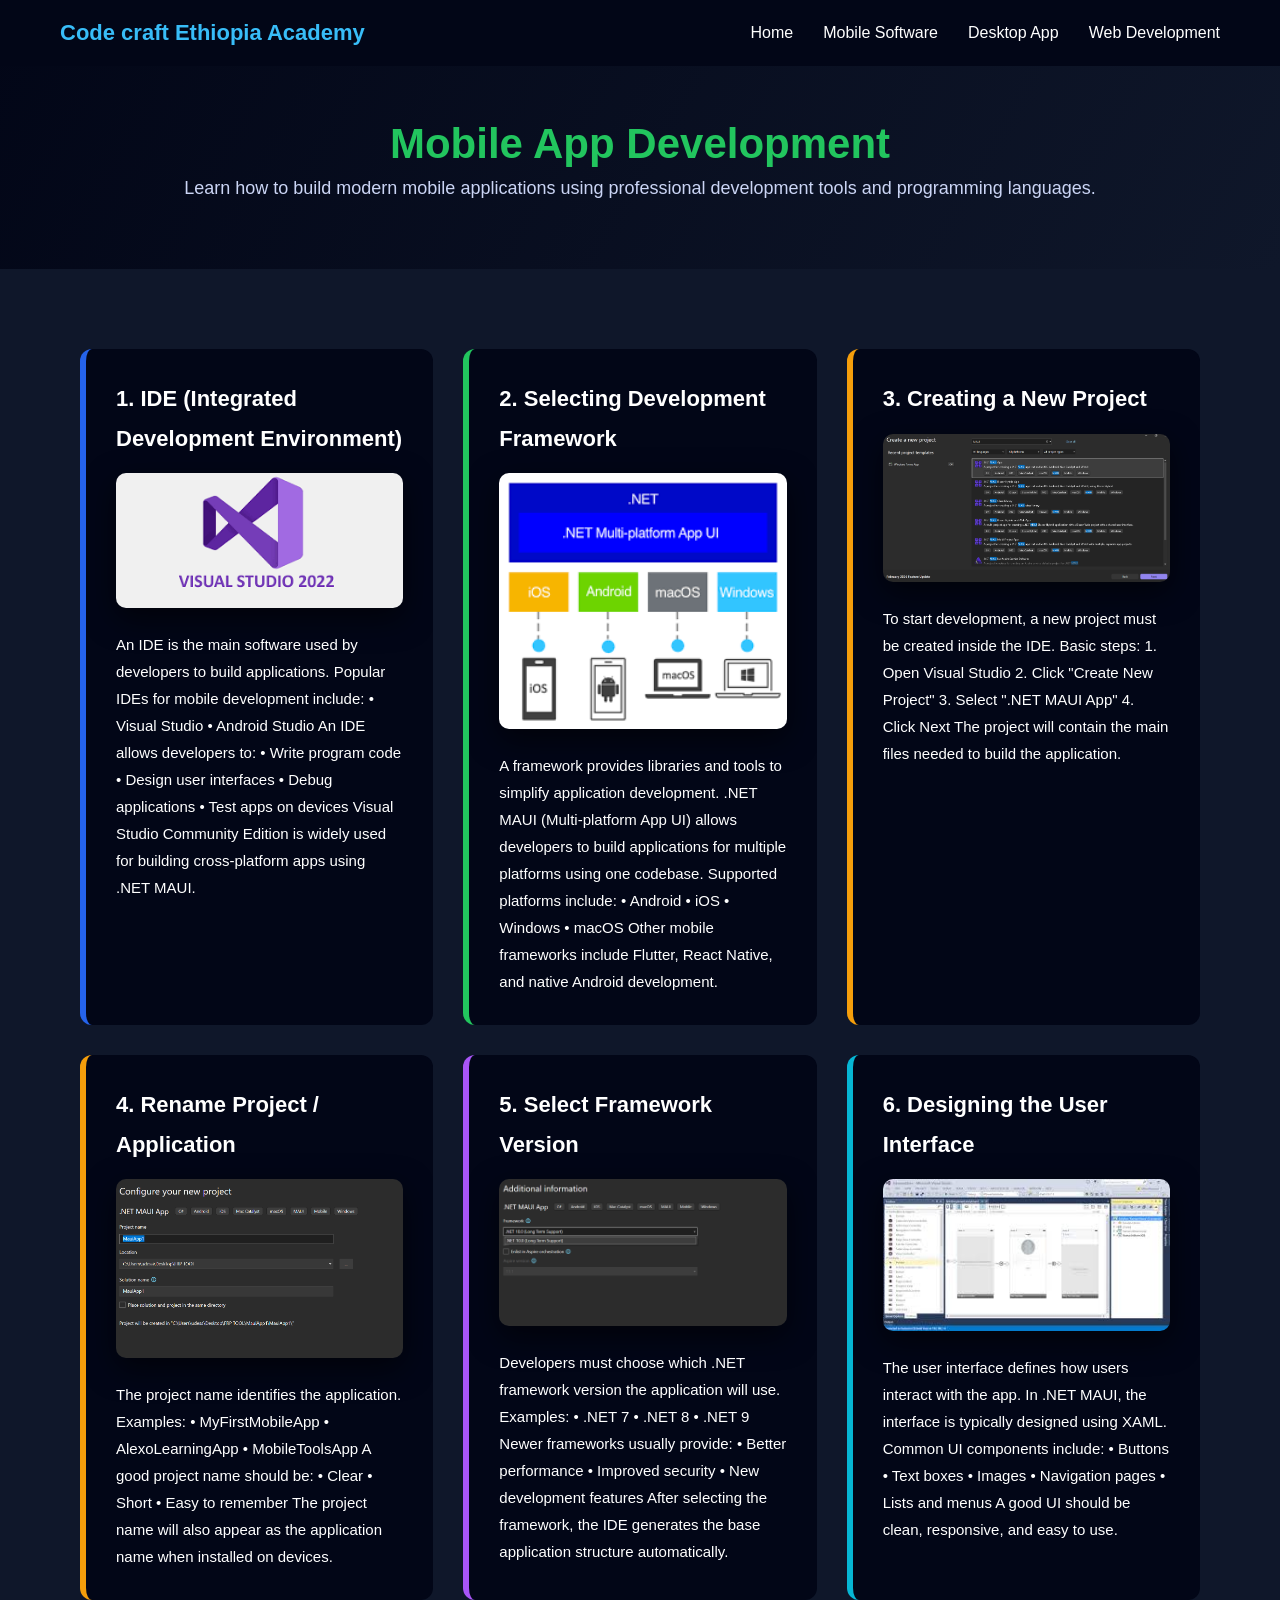
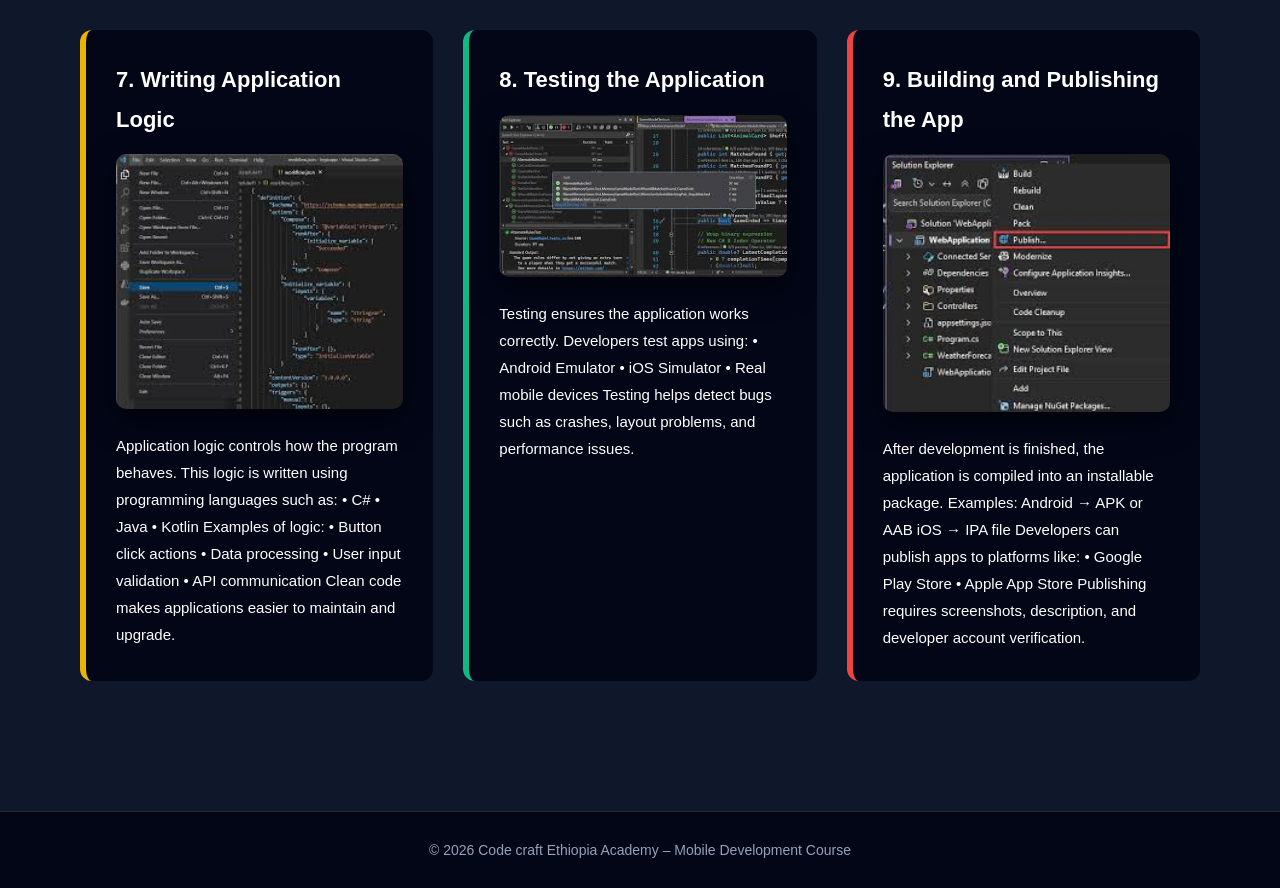
<file: mobile-app.html>
<!DOCTYPE html>
<html lang="en">

<head>

<meta charset="UTF-8">
<meta name="viewport" content="width=device-width, initial-scale=1.0">

<title>Mobile App Development Course</title>

<link rel="stylesheet" href="style.css">
<link rel="stylesheet" href="mobile-app.css">

</head>

<body>

<!-- Navigation -->

<nav class="navbar">

<div class="logo">Code craft Ethiopia Academy</div>

<ul class="nav-links">
<li><a href="index.html">Home</a></li>
<li><a href="mobile-software.html">Mobile Software</a></li>
<li><a href="windows-app.html">Desktop App</a></li>
<li><a href="web-development.html">Web Development</a></li>
</ul>

</nav>


<!-- Hero Section -->

<section class="mobile-hero">

<h1>Mobile App Development</h1>

<p>
Learn how to build modern mobile applications using professional
development tools and programming languages.
</p>

</section>



<!-- Course Topics -->

<section class="mobile-course-container">


<!-- IDE -->

<div class="topic-card ide">

<h2>1. IDE (Integrated Development Environment)</h2>

<div class="topic-image">
<img src="images/visual-studio-ide.png" alt="IDE">
</div>

<p>

An IDE is the main software used by developers to build applications.

Popular IDEs for mobile development include:

• Visual Studio  
• Android Studio  

An IDE allows developers to:

• Write program code  
• Design user interfaces  
• Debug applications  
• Test apps on devices

Visual Studio Community Edition is widely used
for building cross-platform apps using .NET MAUI.

</p>

</div>



<!-- Framework -->

<div class="topic-card framework">

<h2>2. Selecting Development Framework</h2>

<div class="topic-image">
<img src="images/maui-framework.png" alt="MAUI Framework">
</div>

<p>

A framework provides libraries and tools to simplify application development.

.NET MAUI (Multi-platform App UI) allows developers to build
applications for multiple platforms using one codebase.

Supported platforms include:

• Android  
• iOS  
• Windows  
• macOS

Other mobile frameworks include Flutter, React Native,
and native Android development.

</p>

</div>



<!-- Project Creation -->

<div class="topic-card project">

<h2>3. Creating a New Project</h2>

<div class="topic-image">
<img src="images/create-project.png" alt="Create Project">
</div>

<p>

To start development, a new project must be created inside the IDE.

Basic steps:

1. Open Visual Studio  
2. Click "Create New Project"  
3. Select ".NET MAUI App"  
4. Click Next  

The project will contain the main files needed
to build the application.

</p>

</div>



<!-- Project Naming -->

<div class="topic-card project">

<h2>4. Rename Project / Application</h2>

<div class="topic-image">
<img src="images/project-name.png" alt="Project Name">
</div>

<p>

The project name identifies the application.

Examples:

• MyFirstMobileApp  
• AlexoLearningApp  
• MobileToolsApp

A good project name should be:

• Clear  
• Short  
• Easy to remember

The project name will also appear as the
application name when installed on devices.

</p>

</div>



<!-- Framework Version -->

<div class="topic-card framework-select">

<h2>5. Select Framework Version</h2>

<div class="topic-image">
<img src="images/framework-version.png" alt="Framework Version">
</div>

<p>

Developers must choose which .NET framework version
the application will use.

Examples:

• .NET 7  
• .NET 8  
• .NET 9

Newer frameworks usually provide:

• Better performance  
• Improved security  
• New development features

After selecting the framework, the IDE generates
the base application structure automatically.

</p>

</div>



<!-- UI Design -->

<div class="topic-card ui">

<h2>6. Designing the User Interface</h2>

<div class="topic-image">
<img src="images/mobile-ui.jpg" alt="Mobile UI Design">
</div>

<p>

The user interface defines how users interact with the app.

In .NET MAUI, the interface is typically designed using XAML.

Common UI components include:

• Buttons  
• Text boxes  
• Images  
• Navigation pages  
• Lists and menus

A good UI should be clean, responsive,
and easy to use.

</p>

</div>



<!-- Logic -->

<div class="topic-card logic">

<h2>7. Writing Application Logic</h2>

<div class="topic-image">
<img src="images/csharp-code.jpg" alt="C# Code">
</div>

<p>

Application logic controls how the program behaves.

This logic is written using programming languages such as:

• C#  
• Java  
• Kotlin

Examples of logic:

• Button click actions  
• Data processing  
• User input validation  
• API communication

Clean code makes applications easier to maintain and upgrade.

</p>

</div>



<!-- Testing -->

<div class="topic-card testing">

<h2>8. Testing the Application</h2>

<div class="topic-image">
<img src="images/mobile-emulator.jpg" alt="Testing Emulator">
</div>

<p>

Testing ensures the application works correctly.

Developers test apps using:

• Android Emulator  
• iOS Simulator  
• Real mobile devices

Testing helps detect bugs such as crashes,
layout problems, and performance issues.

</p>

</div>



<!-- Build -->

<div class="topic-card build">

<h2>9. Building and Publishing the App</h2>

<div class="topic-image">
<img src="images/app-build.jpg" alt="App Build">
</div>

<p>

After development is finished, the application
is compiled into an installable package.

Examples:

Android → APK or AAB  
iOS → IPA file

Developers can publish apps to platforms like:

• Google Play Store  
• Apple App Store

Publishing requires screenshots, description,
and developer account verification.

</p>

</div>



</section>



<!-- Footer -->

<footer>

<p>© 2026 Code craft Ethiopia Academy – Mobile Development Course</p>

</footer>


</body>

</html>
</file>
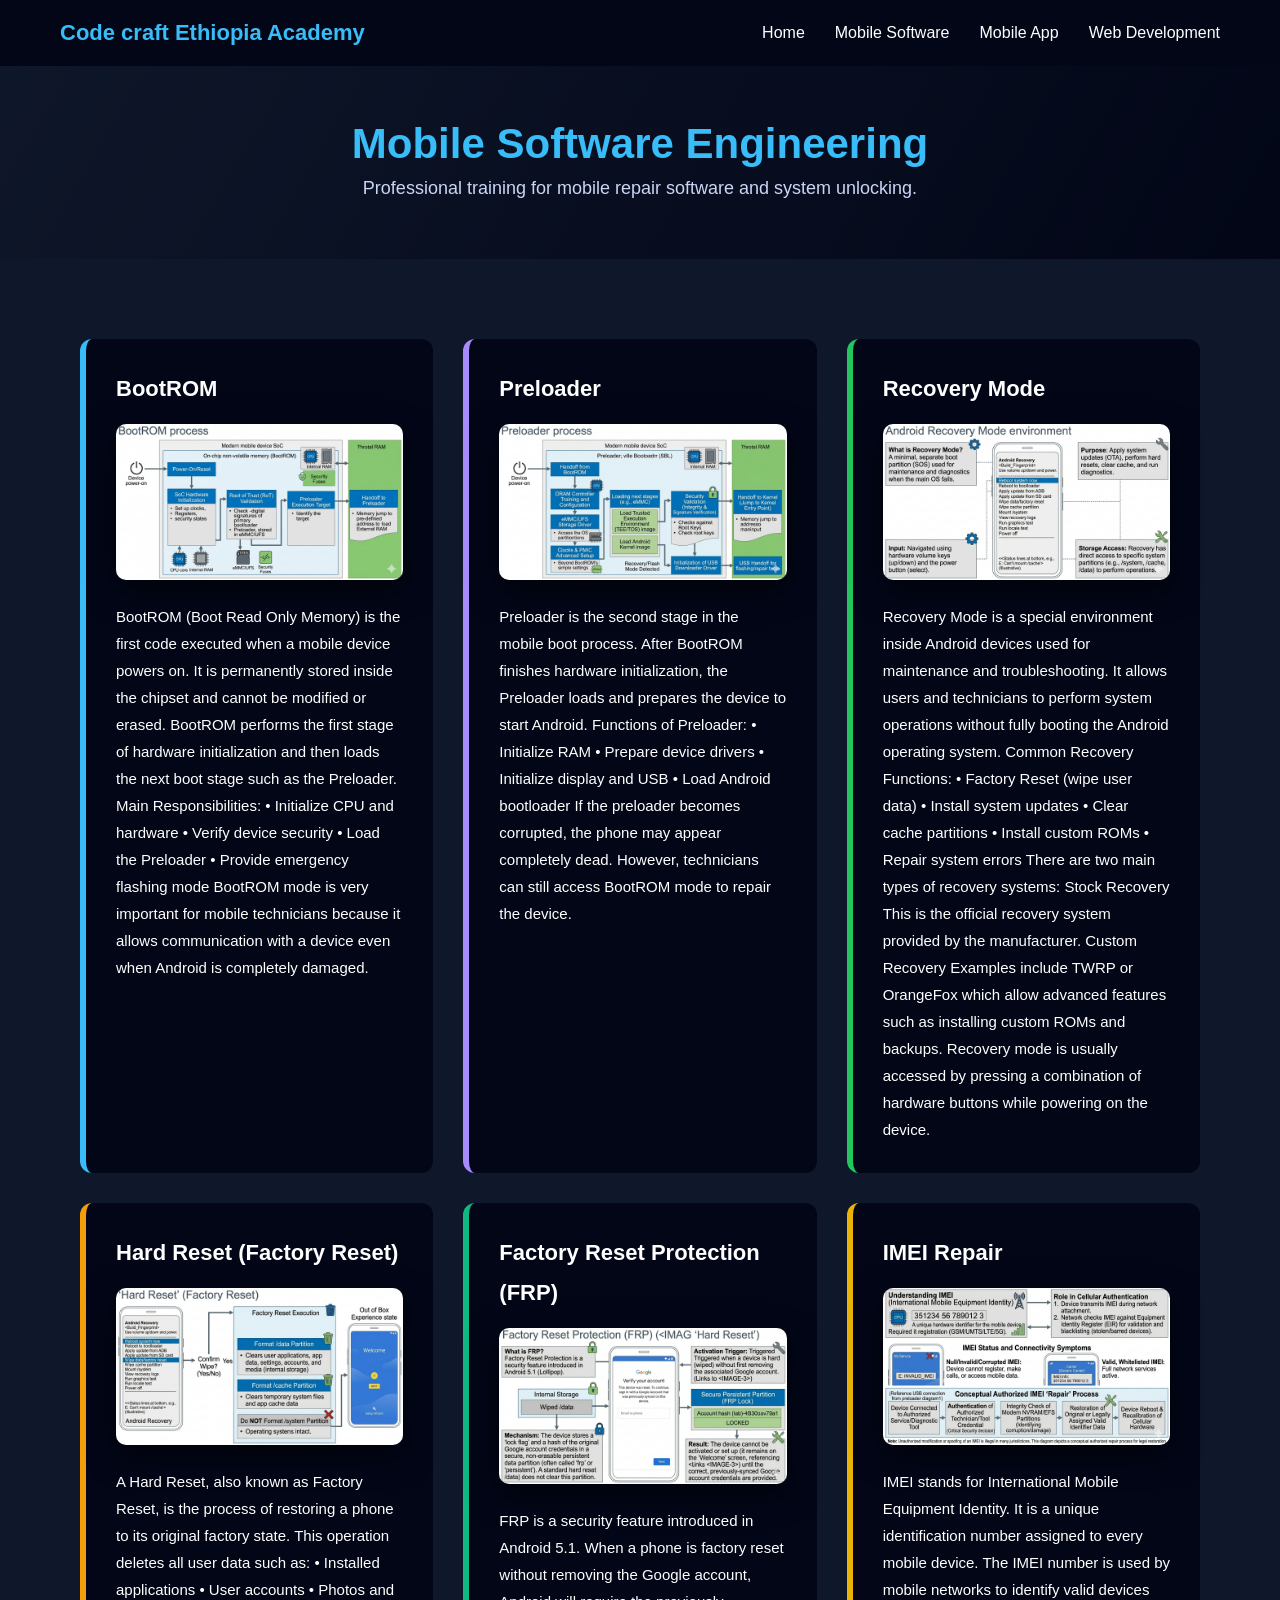
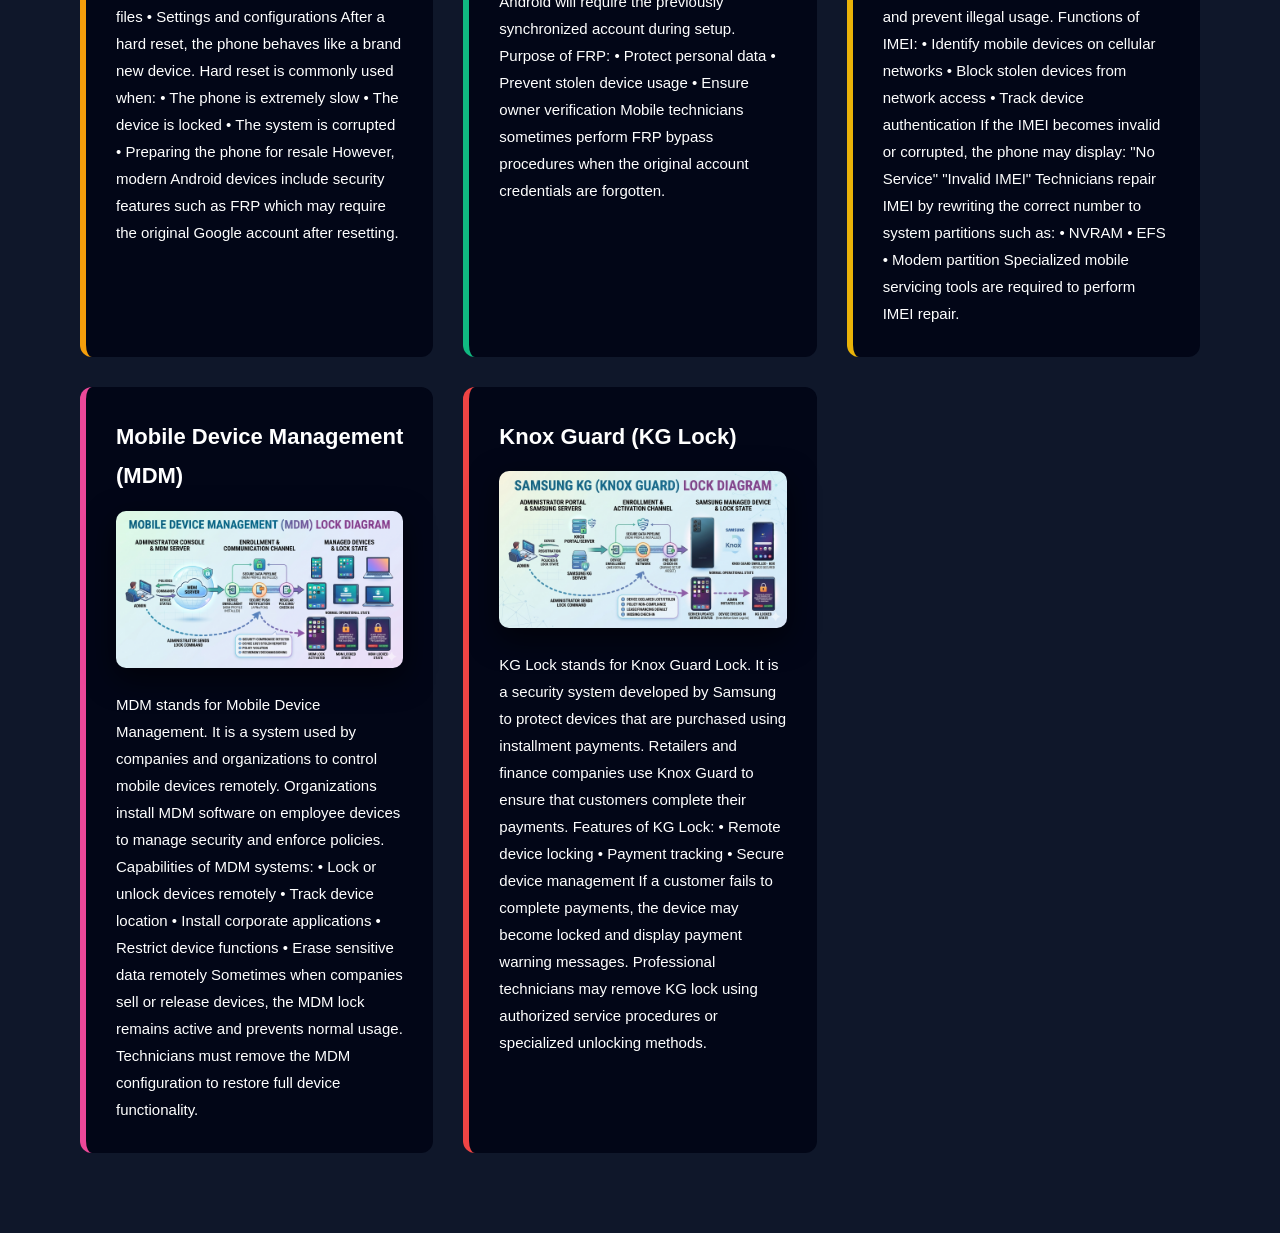
<file: mobile-software.html>
<!DOCTYPE html>
<html lang="en">

<head>

<meta charset="UTF-8">
<meta name="viewport" content="width=device-width, initial-scale=1.0">

<title>Mobile Software Engineering Course</title>

<link rel="stylesheet" href="style.css">
<link rel="stylesheet" href="mobile-course.css">

</head>

<body>

<nav class="navbar">

<div class="logo">Code craft Ethiopia Academy</div>

<ul class="nav-links">
<li><a href="index.html">Home</a></li>
<li><a href="mobile-software.html">Mobile Software</a></li>
<li><a href="mobile-app.html">Mobile App</a></li>
<li><a href="web-development.html">Web Development</a></li>
</ul>

</nav>


<section class="course-hero">

<h1>Mobile Software Engineering</h1>

<p>Professional training for mobile repair software and system unlocking.</p>

</section>



<section class="course-content">

<div class="topic-card bootrom">

<h2>BootROM</h2>

<div class="topic-image">
<img src="images/bootrom-diagram.png" alt="BootROM Diagram">
</div>

<p>

BootROM (Boot Read Only Memory) is the first code executed when a mobile
device powers on. It is permanently stored inside the chipset and cannot
be modified or erased.

BootROM performs the first stage of hardware initialization and then
loads the next boot stage such as the Preloader.

Main Responsibilities:

• Initialize CPU and hardware  
• Verify device security  
• Load the Preloader  
• Provide emergency flashing mode  

BootROM mode is very important for mobile technicians because it allows
communication with a device even when Android is completely damaged.

</p>

</div>


<div class="topic-card preloader">

<h2>Preloader</h2>

<div class="topic-image">
<img src="images/preloader-process.png" alt="Preloader Process">
</div>

<p>

Preloader is the second stage in the mobile boot process.

After BootROM finishes hardware initialization, the Preloader loads and
prepares the device to start Android.

Functions of Preloader:

• Initialize RAM  
• Prepare device drivers  
• Initialize display and USB  
• Load Android bootloader

If the preloader becomes corrupted, the phone may appear completely dead.

However, technicians can still access BootROM mode to repair the device.

</p>

</div>



<div class="topic-card recovery">

<h2>Recovery Mode</h2>

<div class="topic-image">
<img src="images/android-recovery.png" alt="Recovery Mode">
</div>

<p>

Recovery Mode is a special environment inside Android devices used for maintenance and troubleshooting.

It allows users and technicians to perform system operations without fully booting the Android operating system.

Common Recovery Functions:

• Factory Reset (wipe user data)  
• Install system updates  
• Clear cache partitions  
• Install custom ROMs  
• Repair system errors  

There are two main types of recovery systems:

Stock Recovery  
This is the official recovery system provided by the manufacturer.

Custom Recovery  
Examples include TWRP or OrangeFox which allow advanced features such as installing custom ROMs and backups.

Recovery mode is usually accessed by pressing a combination of hardware buttons while powering on the device.

</p>

</div>



<div class="topic-card reset">

<h2>Hard Reset (Factory Reset)</h2>
<div class="topic-image">
<img src="images/factory-reset.png" alt="Factory Reset">
</div>

<p>

A Hard Reset, also known as Factory Reset, is the process of restoring a phone to its original factory state.

This operation deletes all user data such as:

• Installed applications  
• User accounts  
• Photos and files  
• Settings and configurations  

After a hard reset, the phone behaves like a brand new device.

Hard reset is commonly used when:

• The phone is extremely slow  
• The device is locked  
• The system is corrupted  
• Preparing the phone for resale  

However, modern Android devices include security features such as FRP which may require the original Google account after resetting.

</p>

</div>



<div class="topic-card frp">

<h2>Factory Reset Protection (FRP)</h2>

<div class="topic-image">
<img src="images/frp-lock.png" alt="FRP Lock Screen">
</div>

<p>

FRP is a security feature introduced in Android 5.1.

When a phone is factory reset without removing the Google account,
Android will require the previously synchronized account during setup.

Purpose of FRP:

• Protect personal data  
• Prevent stolen device usage  
• Ensure owner verification

Mobile technicians sometimes perform FRP bypass procedures
when the original account credentials are forgotten.

</p>

</div>

<div class="topic-card imei">

<h2>IMEI Repair</h2>

<div class="topic-image">
<img src="images/imei-repair.png" alt="Imei Repair">
</div>

<p>

IMEI stands for International Mobile Equipment Identity.

It is a unique identification number assigned to every mobile device.

The IMEI number is used by mobile networks to identify valid devices and prevent illegal usage.

Functions of IMEI:

• Identify mobile devices on cellular networks  
• Block stolen devices from network access  
• Track device authentication  

If the IMEI becomes invalid or corrupted, the phone may display:

"No Service"  
"Invalid IMEI"

Technicians repair IMEI by rewriting the correct number to system partitions such as:

• NVRAM  
• EFS  
• Modem partition

Specialized mobile servicing tools are required to perform IMEI repair.

</p>

</div>



<div class="topic-card mdm">

<h2>Mobile Device Management (MDM)</h2>

<div class="topic-image">
<img src="images/mdm-lock.png" alt="MDM ">
</div>

<p>

MDM stands for Mobile Device Management.

It is a system used by companies and organizations to control mobile devices remotely.

Organizations install MDM software on employee devices to manage security and enforce policies.

Capabilities of MDM systems:

• Lock or unlock devices remotely  
• Track device location  
• Install corporate applications  
• Restrict device functions  
• Erase sensitive data remotely

Sometimes when companies sell or release devices, the MDM lock remains active and prevents normal usage.

Technicians must remove the MDM configuration to restore full device functionality.

</p>

</div>



<div class="topic-card kg">

<h2>Knox Guard (KG Lock)</h2>

<div class="topic-image">
<img src="images/kg-lock.png" alt="KG ">
</div>

<p>

KG Lock stands for Knox Guard Lock.

It is a security system developed by Samsung to protect devices that are purchased using installment payments.

Retailers and finance companies use Knox Guard to ensure that customers complete their payments.

Features of KG Lock:

• Remote device locking  
• Payment tracking  
• Secure device management  

If a customer fails to complete payments, the device may become locked and display payment warning messages.

Professional technicians may remove KG lock using authorized service procedures or specialized unlocking methods.

</p>

</div>





</section>


</body>
</html>
</file>
<file: style.css>
*{
margin:0;
padding:0;
box-sizing:border-box;
font-family:'Poppins',sans-serif;
}

body{
background:#0f172a;
color:white;
}

.navbar{
display:flex;
justify-content:space-between;
align-items:center;
padding:20px 60px;
background:#020617;
position:fixed;
width:100%;
z-index:1000;
}

.logo{
font-size:22px;
font-weight:700;
color:#38bdf8;
}

.nav-links{
list-style:none;
display:flex;
gap:30px;
}

.nav-links a{
text-decoration:none;
color:white;
font-weight:500;
transition:0.3s;
}

.nav-links a:hover{
color:#38bdf8;
}

.hero{
height:100vh;
display:flex;
justify-content:space-around;
align-items:center;
padding-top:80px;
}

.hero-text h1{
font-size:48px;
margin-bottom:20px;
}

.hero-text p{
margin-bottom:25px;
font-size:18px;
}

.hero-text button{
padding:12px 30px;
border:none;
background:#38bdf8;
color:black;
font-weight:600;
border-radius:6px;
cursor:pointer;
transition:0.3s;
}

.hero-text button:hover{
transform:scale(1.1);
}

.hero-animation{
position:relative;
width:300px;
height:300px;
}

.circle{
position:absolute;
border-radius:50%;
background:#38bdf8;
opacity:0.3;
animation:float 6s infinite ease-in-out;
}

.circle:nth-child(1){
width:200px;
height:200px;
}

.circle:nth-child(2){
width:150px;
height:150px;
top:80px;
left:100px;
animation-delay:2s;
}

.circle:nth-child(3){
width:120px;
height:120px;
top:150px;
left:40px;
animation-delay:4s;
}

@keyframes float{

0%{transform:translateY(0px);}
50%{transform:translateY(-30px);}
100%{transform:translateY(0px);}

}

.courses{
padding:100px 60px;
text-align:center;
}

.course-container{
display:grid;
grid-template-columns:repeat(auto-fit,minmax(250px,1fr));
gap:30px;
margin-top:40px;
}

.course-card{
background:#020617;
padding:30px;
border-radius:10px;
transition:0.4s;
}

.course-card:hover{
transform:translateY(-10px);
box-shadow:0 10px 30px rgba(0,0,0,0.5);
}

.course-card{
background:#020617;
padding:30px;
border-radius:10px;
transition:0.4s;
text-decoration:none;
color:white;
display:block;
}
.about{
padding:100px 60px;
text-align:center;
}

.contact{
padding:100px 60px;
text-align:center;
}

footer{
text-align:center;
padding:20px;
background:#020617;
margin-top:50px;
}

/* Contact Section */

.contact{
padding:100px 60px;
text-align:center;
}

.contact-container{
display:flex;
justify-content:center;
gap:30px;
flex-wrap:wrap;
margin-top:30px;
}

.contact-card{
text-decoration:none;
color:white;
background:#020617;
padding:25px;
border-radius:12px;
width:140px;
transition:0.4s;
box-shadow:0 10px 25px rgba(0,0,0,0.5);
}

.contact-card:hover{
transform:translateY(-8px);
}

.contact-card .icon{
font-size:30px;
display:block;
margin-bottom:10px;
}

/* Contact Colors */

.email{border-top:4px solid #ef4444;}

.telegram{border-top:4px solid #3b82f6;}

.whatsapp{border-top:4px solid #22c55e;}

.phone{border-top:4px solid #f59e0b;}





/* ======================
ABOUT SECTION
====================== */

.about{
padding:120px 40px;
background:linear-gradient(135deg,#020617,#0f172a);
color:white;
}

.about-container{
max-width:1200px;
margin:auto;
display:flex;
align-items:center;
gap:60px;
flex-wrap:wrap;
}

/* Profile Image */

.about-image img{
width:260px;
height:260px;
border-radius:50%;
object-fit:cover;
border:5px solid #38bdf8;
box-shadow:0 15px 40px rgba(0,0,0,0.7);
transition:0.4s;
}

.about-image img:hover{
transform:scale(1.05);
}

/* Content */

.about-content{
flex:1;
}

.about-content h2{
font-size:40px;
margin-bottom:20px;
color:#38bdf8;
}

.about-content p{
font-size:18px;
line-height:1.8;
margin-bottom:30px;
color:#e2e8f0;
}

/* Skills */

.skills{
display:flex;
flex-wrap:wrap;
gap:12px;
margin-bottom:35px;
}

.skills span{
background:#1e293b;
padding:8px 16px;
border-radius:20px;
font-size:14px;
border:1px solid #38bdf8;
transition:0.3s;
}

.skills span:hover{
background:#38bdf8;
color:black;
}

/* Stats */

.stats{
display:flex;
gap:40px;
flex-wrap:wrap;
}

.stat{
text-align:center;
}

.stat h3{
font-size:32px;
color:#22c55e;
}

.stat p{
font-size:14px;
color:#cbd5f5;
}

/* Responsive */

@media(max-width:768px){

.about-container{
flex-direction:column;
text-align:center;
}

.about-image img{
width:200px;
height:200px;
}

}



/* ===============================
ABOUT SECTION
================================ */

.about{
padding:120px 40px;
background:linear-gradient(135deg,#020617,#0f172a);
color:white;
}

.about-container{
max-width:1200px;
margin:auto;
display:flex;
align-items:center;
gap:60px;
flex-wrap:wrap;
}

/* Profile Image */

.about-image{
flex:1;
display:flex;
justify-content:center;
}

.about-image img{
width:260px;
height:260px;
border-radius:50%;
object-fit:cover;
border:5px solid #38bdf8;
box-shadow:0 0 25px #38bdf8;
animation:glow 3s infinite alternate;
}

/* Glow Animation */

@keyframes glow{

0%{
box-shadow:0 0 20px #38bdf8;
}

100%{
box-shadow:0 0 50px #38bdf8,0 0 80px #38bdf8;
}

}

/* About Text */

.about-content{
flex:2;
max-width:650px;
}

.about-content h2{
font-size:40px;
margin-bottom:20px;
color:#38bdf8;
}

.about-content p{
font-size:18px;
line-height:1.8;
margin-bottom:30px;
color:#e2e8f0;
}

/* Skills */

.skills{
display:flex;
flex-wrap:wrap;
gap:12px;
margin-bottom:35px;
}

.skills span{
background:#1e293b;
padding:8px 16px;
border-radius:20px;
font-size:14px;
border:1px solid #38bdf8;
transition:0.3s;
}

.skills span:hover{
background:#38bdf8;
color:black;
transform:scale(1.1);
}

/* Stats */

.stats{
display:flex;
gap:40px;
}

.stat{
text-align:center;
}

.stat h3{
font-size:32px;
color:#22c55e;
}

.stat p{
font-size:14px;
color:#cbd5f5;
}



/* ===============================
CONTACT SECTION
================================ */

.contact{
padding:100px 40px;
text-align:center;
background:#020617;
color:white;
}

.contact h2{
font-size:36px;
margin-bottom:40px;
color:#38bdf8;
}

.contact-container{
display:flex;
justify-content:center;
gap:30px;
flex-wrap:wrap;
}

.contact-card{
text-decoration:none;
color:white;
background:#0f172a;
padding:25px;
border-radius:12px;
width:150px;
transition:0.4s;
box-shadow:0 10px 25px rgba(0,0,0,0.5);
}

.contact-card:hover{
transform:translateY(-8px);
box-shadow:0 15px 40px rgba(0,0,0,0.7);
}

.contact-card .icon{
font-size:30px;
display:block;
margin-bottom:10px;
}

/* Contact Colors */

.email{border-top:4px solid #ef4444;}

.telegram{border-top:4px solid #3b82f6;}

.whatsapp{border-top:4px solid #22c55e;}

.phone{border-top:4px solid #f59e0b;}



/* ===============================
FOOTER
================================ */

footer{
text-align:center;
padding:30px;
background:#020617;
color:#94a3b8;
font-size:14px;
border-top:1px solid #1e293b;
}



/* ===============================
MOBILE RESPONSIVE
================================ */

@media(max-width:768px){

.about-container{
flex-direction:column;
text-align:center;
}

.stats{
justify-content:center;
}

.about-image img{
width:200px;
height:200px;
}

}

/* Course Button */

.course-btn{
margin-top:15px;
padding:10px 18px;
border:none;
border-radius:6px;
background:#38bdf8;
color:black;
font-weight:600;
cursor:pointer;
transition:0.3s;
}

.course-btn:hover{
background:#0ea5e9;
transform:scale(1.05);
}

.dashboard{
padding:120px 40px;
text-align:center;
color:white;
background:#020617;
}

.dashboard h1{
font-size:36px;
margin-bottom:10px;
}

.dashboard p{
margin-bottom:40px;
color:#cbd5f5;
}
</file>
<file: mobile-app.css>
/* ===============================
   Mobile App Course Styles
================================ */

.mobile-hero{
padding-top:120px;
padding-bottom:70px;
text-align:center;
background:linear-gradient(120deg,#020617,#0f172a);
}

.mobile-hero h1{
font-size:42px;
color:#22c55e;
margin-bottom:10px;
}

.mobile-hero p{
color:#cbd5f5;
font-size:18px;
}



/* ===============================
   Course Layout
================================ */

.mobile-course-container{
padding:80px;
display:grid;
grid-template-columns:repeat(auto-fit,minmax(320px,1fr));
gap:30px;
}



/* ===============================
   Topic Card
================================ */

.topic-card{
background:#020617;
padding:30px;
border-radius:12px;
line-height:1.8;
font-size:15px;
transition:0.4s;
position:relative;
overflow:hidden;
}

.topic-card:hover{
transform:translateY(-8px);
box-shadow:0 15px 40px rgba(0,0,0,0.6);
}

.topic-card h2{
font-size:22px;
margin-bottom:15px;
}



/* ===============================
   Topic Images
================================ */

.topic-image{
margin:15px 0;
text-align:center;
}

.topic-image img{
width:100%;
max-width:420px;
border-radius:10px;
box-shadow:0 10px 30px rgba(0,0,0,0.6);
transition:0.4s;
}

.topic-image img:hover{
transform:scale(1.05);
}



/* ===============================
   Topic Colors
================================ */

.ide{
border-left:6px solid #2563eb;
}

.framework{
border-left:6px solid #22c55e;
}

.project{
border-left:6px solid #f59e0b;
}

.framework-select{
border-left:6px solid #a855f7;
}

.ui{
border-left:6px solid #06b6d4;
}

.logic{
border-left:6px solid #eab308;
}

.testing{
border-left:6px solid #10b981;
}

.build{
border-left:6px solid #ef4444;
}



/* ===============================
   Topic List Styling
================================ */

.topic-card ul{
margin-top:10px;
padding-left:20px;
}

.topic-card li{
margin-bottom:6px;
color:#e2e8f0;
}



/* ===============================
   Mobile Responsive
================================ */

@media (max-width:768px){

.mobile-hero h1{
font-size:30px;
}

.mobile-course-container{
padding:40px;
}

}
</file>
<file: mobile-course.css>
.course-hero{
padding-top:120px;
padding-bottom:60px;
text-align:center;
background:linear-gradient(120deg,#0f172a,#020617);
}

.course-hero h1{
font-size:42px;
color:#38bdf8;
margin-bottom:10px;
}

.course-hero p{
font-size:18px;
color:#cbd5f5;
}



.course-content{
padding:80px;
display:grid;
grid-template-columns:repeat(auto-fit,minmax(300px,1fr));
gap:30px;
}



.topic-card{
padding:30px;
border-radius:12px;
background:#020617;
transition:0.4s;
line-height:1.7;
}

.topic-card h2{
margin-bottom:10px;
}

.topic-card:hover{
transform:translateY(-8px);
box-shadow:0 15px 40px rgba(0,0,0,0.6);
}



/* Topic Colors */

.bootrom{
border-left:5px solid #38bdf8;
}

.preloader{
border-left:5px solid #a78bfa;
}

.frp{
border-left:5px solid #22c55e;
}

.imei{
border-left:5px solid #f59e0b;
}

.kg{
border-left:5px solid #ef4444;
}

.mdm{
border-left:5px solid #ec4899;
}

.topic-card{
padding:30px;
border-radius:12px;
background:#020617;
line-height:1.8;
font-size:15px;
transition:0.4s;
}

.topic-card:hover{
transform:translateY(-8px);
box-shadow:0 15px 40px rgba(0,0,0,0.6);
}

.topic-card h2{
margin-bottom:15px;
font-size:22px;
}

.topic-image{
margin:15px 0;
text-align:center;
}

.topic-image img{
width:100%;
max-width:400px;
border-radius:10px;
box-shadow:0 10px 30px rgba(0,0,0,0.6);
transition:0.4s;
}

.topic-image img:hover{
transform:scale(1.05);
}

/* Colored Borders */

.bootrom{ border-left:6px solid #38bdf8; }

.preloader{ border-left:6px solid #a78bfa; }

.recovery{ border-left:6px solid #22c55e; }

.reset{ border-left:6px solid #f59e0b; }

.frp{ border-left:6px solid #10b981; }

.imei{ border-left:6px solid #eab308; }

.mdm{ border-left:6px solid #ec4899; }

.kg{ border-left:6px solid #ef4444; }
</file>
